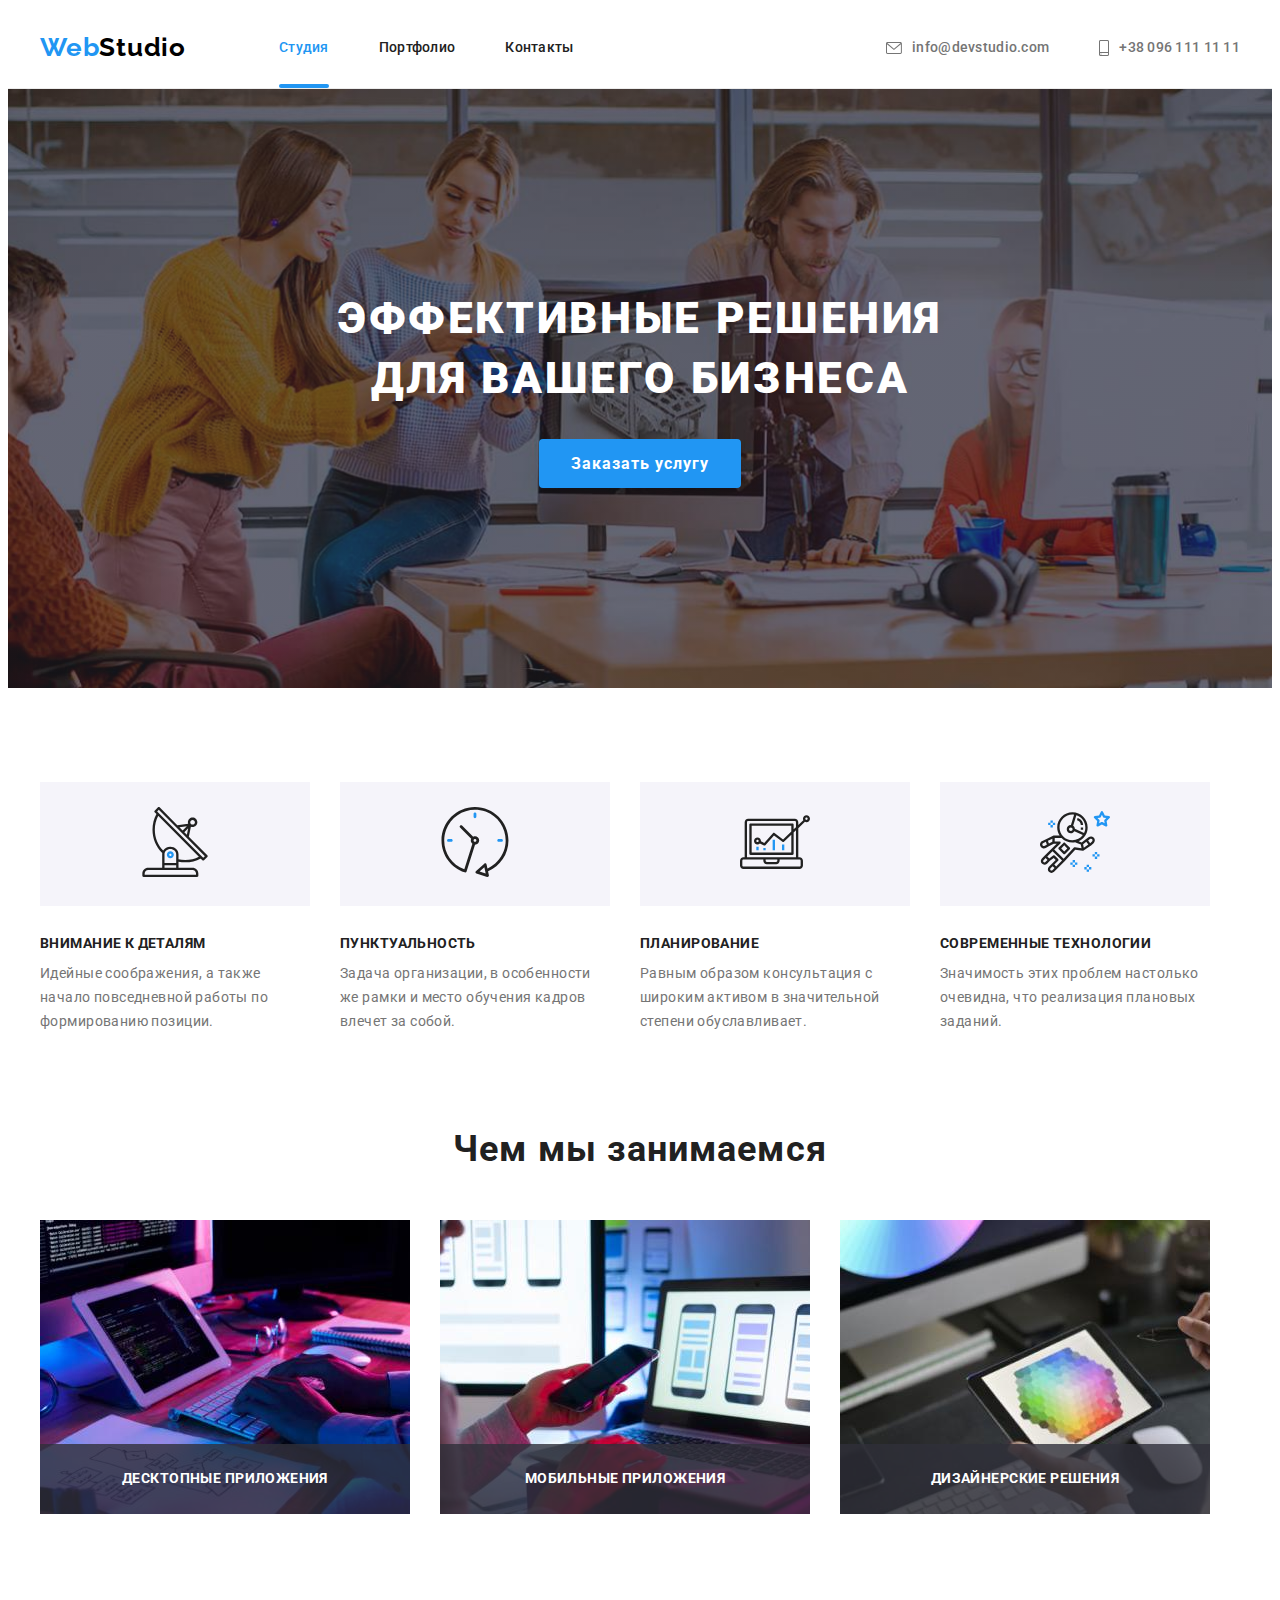
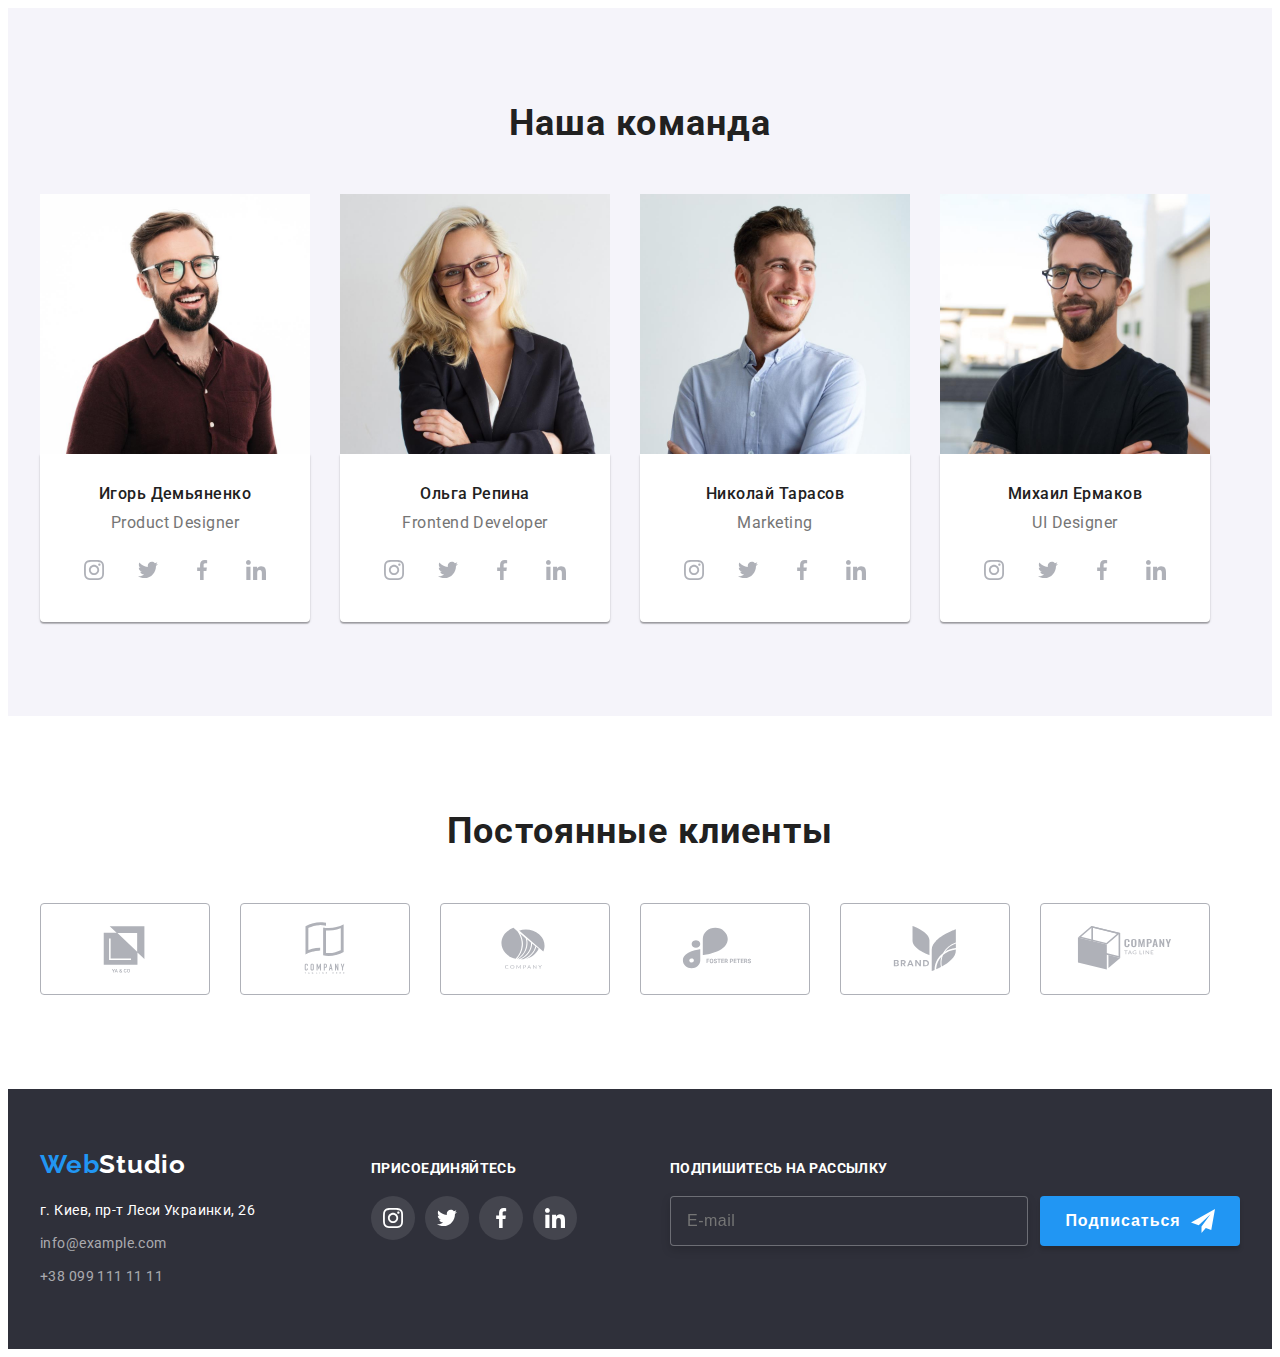
<file: index.html>
<!DOCTYPE html>
<html lang="ru">
  <head>
    <meta charset="UTF-8" />
    <meta http-equiv="X-UA-Compatible" content="IE=edge" />
    <meta name="viewport" content="width=device-width, initial-scale=1.0" />
    <title lang="en">WebStudio</title>
    <link rel="preconnect" href="https://fonts.googleapis.com" />
    <link rel="preconnect" href="https://fonts.gstatic.com" crossorigin />
    <link
      href="https://fonts.googleapis.com/css2?family=Raleway:wght@700&family=Roboto:wght@400;500;700;900&display=swap"
      rel="stylesheet"
    />
    <link
      rel="stylesheet"
      href="https://cdnjs.cloudflare.com/ajax/libs/modern-normalize/1.1.0/modern-normalize.min.css"
      integrity="sha512-wpPYUAdjBVSE4KJnH1VR1HeZfpl1ub8YT/NKx4PuQ5NmX2tKuGu6U/JRp5y+Y8XG2tV+wKQpNHVUX03MfMFn9Q=="
      crossorigin="anonymous"
      referrerpolicy="no-referrer"
    />
    <link rel="stylesheet" href="./css/styles.css" />
  </head>
  <body>
    <header class="header">
      <div class="container header-container">
        <nav class="header-container__nav">
          <a class="logo header-container__logo link" href="#" lang="en"><span class="logo-first link">Web</span><span class="logo-second link">Studio</span></a>
          <ul class="list menu-list">
            <li class="menu-list__item"><a class="menu-list__link link current" href="#">Студия</a></li>
            <li class="menu-list__item"><a class="menu-list__link link" href="./portfolio.html">Портфолио</a></li>
            <li class="menu-list__item"><a class="menu-list__link link" href="#">Контакты</a></li>
          </ul>
        </nav>
        <ul class="list adress-list">
          <li class="adress-list__item">
            <a class="adress-list__link link" href="mailto:info@devstudio.com">
              <svg class="adress-list__icon" width="16" height="12">
                <use href="./images/icons.svg#icon-envelope"></use>
              </svg>info@devstudio.com
            </a>
          </li>
          <li class="adress-list__item">
            <a class="adress-list__link link" href="tel:+380961111111">
              <svg class="adress-list__icon" width="10" height="16">
                <use href="./images/icons.svg#icon-smartphone"></use>
              </svg>+38 096 111 11 11
            </a>
          </li>
        </ul>
      </div>
    </header>
    <main>
      <section class="hero">
        <div class="container">
          <h1 class="hero__main">Эффективные решения<br />для вашего бизнеса</h1>
          <button class="button hero__btn" type="button" data-modal-open>Заказать услугу</button>
        </div>
      </section>
      <section class="section">
        <div class="container">
          <h2 class="visually-hidden">Наши принцыпы</h2>
          <ul class="list advantage-list">
            <li class="advantage-list__item">
              <div class="advantage-list__icon">
                <svg width="70" height="70">
                  <use href="./images/icons.svg#icon-antenna"></use>
                </svg>
              </div>
              <h3 class="advantage-list__title link">Внимание к деталям</h3>
              <p class="advantage-list__text link">
                Идейные соображения, а также начало повседневной работы по
                формированию позиции.
              </p>
            </li>
            <li class="advantage-list__item">
              <div class="advantage-list__icon">
                <svg width="70" height="70">
                  <use href="./images/icons.svg#icon-clock"></use>
                </svg>
              </div>
              <h3 class="advantage-list__title link">Пунктуальность</h3>
              <p class="advantage-list__text link">
                Задача организации, в особенности же рамки и место обучения
                кадров влечет за собой.
              </p>
            </li>
            <li class="advantage-list__item">
              <div class="advantage-list__icon">
                <svg width="70" height="70">
                  <use href="./images/icons.svg#icon-diagram"></use>
                </svg>
              </div>
              <h3 class="advantage-list__title link">Планирование</h3>
              <p class="advantage-list__text link">
                Равным образом консультация с широким активом в значительной
                степени обуславливает.
              </p>
            </li>
            <li class="advantage-list__item">
              <div class="advantage-list__icon">
                <svg width="70" height="70">
                  <use href="./images/icons.svg#icon-astronaut"></use>
                </svg>
              </div>
              <h3 class="advantage-list__title link">Современные технологии</h3>
              <p class="advantage-list__text link">
                Значимость этих проблем настолько очевидна, что реализация
                плановых заданий.
              </p>
            </li>
          </ul>
        </div>
      </section>
      <section class="section works__section">
        <div class="container">
          <h2 class="works__title">Чем мы занимаемся</h2>
          <ul class="list works__list">
            <li class="works__item">
              <img src="./images/img1.jpg" alt="Работа на клавиатуре" width="370" height="294"/>
              <div class="works__desctop-text">
                <p class="works__text">Десктопные приложения</p>
              </div>
            </li>
            <li class="works__item">
              <img src="./images/img2.jpg" alt="Монитор" width="370" height="294"/>
              <div class="works__desctop-text">
                <p class="works__text">Мобильные приложения</p>
              </div>
            </li>
            <li class="works__item">
              <img src="./images/img3.jpg" alt="Планшет" width="370" height="294"/>
              <div class="works__desctop-text">
                <p class="works__text">Дизайнерские решения</p>
              </div>
            </li>
          </ul>
        </div>
      </section>
      <section class="section team__section">
        <div class="container">
          <h2 class="works__title">Наша команда</h2>
          <ul class="list team__list">
            <li class="team__item">
              <img src="./images/ИгорьДемьяненко.jpg" alt="Игорь Демьяненко" width="270" height="260"/>
              <div class="team__container">
                <h3 class="team__name">Игорь Демьяненко</h3>
                <p class="team__position" lang="en">Product Designer</p>
                <ul class="list social__list">
                  <li class="social__item">
                    <a href="" class="link social__link">
                      <svg class="social__icon" width="20" height="20">
                        <use href="./images/icons.svg#icon-instagram"></use>
                      </svg>
                    </a>
                  </li>
                  <li class="social__item">
                    <a href="" class="link social__link">
                      <svg class="social__icon" width="20" height="20">
                        <use href="./images/icons.svg#icon-twitter"></use>
                      </svg>
                    </a>
                  </li>
                  <li class="social__item">
                    <a href="" class="link social__link">
                      <svg class="social__icon" width="20" height="20">
                        <use href="./images/icons.svg#icon-facebook"></use>
                      </svg>
                    </a>
                  </li>
                  <li class="social__item">
                    <a href="" class="link social__link">
                      <svg class="social__icon" width="20" height="20">
                        <use href="./images/icons.svg#icon-linkedin"></use>
                      </svg>
                    </a>
                  </li>
                </ul>
              </div>
            </li>
            <li class="team__item">
              <img src="./images/ОльгаРепина.jpg" alt="Ольга Репина" width="270" height="260"/>
              <div class="team__container">
                <h3 class="team__name">Ольга Репина</h3>
                <p class="team__position" lang="en">Frontend Developer</p>
                <ul class="list social__list">
                  <li class="social__item">
                    <a href="" class="link social__link">
                      <svg class="social__icon" width="20" height="20">
                        <use href="./images/icons.svg#icon-instagram"></use>
                      </svg>
                    </a>
                  </li>
                  <li class="social__item">
                    <a href="" class="link social__link">
                      <svg class="social__icon" width="20" height="20">
                        <use href="./images/icons.svg#icon-twitter"></use>
                      </svg>
                    </a>
                  </li>
                  <li class="social__item">
                    <a href="" class="link social__link">
                      <svg class="social__icon" width="20" height="20">
                        <use href="./images/icons.svg#icon-facebook"></use>
                      </svg>
                    </a>
                  </li>
                  <li class="social__item">
                    <a href="" class="link social__link">
                      <svg class="social__icon" width="20" height="20">
                        <use href="./images/icons.svg#icon-linkedin"></use>
                      </svg>
                    </a>
                  </li>
                </ul>
              </div>
            </li>
            <li class="team__item">
              <img src="./images/НиколайТарасов.jpg" alt="Николай Тарасов" width="270" height="260"/>
              <div class="team__container">
                <h3 class="team__name">Николай Тарасов</h3>
                <p class="team__position" lang="en">Marketing</p>
                <ul class="list social__list">
                  <li class="social__item">
                    <a href="" class="link social__link">
                      <svg class="social__icon" width="20" height="20">
                        <use href="./images/icons.svg#icon-instagram"></use>
                      </svg>
                    </a>
                  </li>
                  <li class="social__item">
                    <a href="" class="link social__link">
                      <svg class="social__icon" width="20" height="20">
                        <use href="./images/icons.svg#icon-twitter"></use>
                      </svg>
                    </a>
                  </li>
                  <li class="social__item">
                    <a href="" class="link social__link">
                      <svg class="social__icon" width="20" height="20">
                        <use href="./images/icons.svg#icon-facebook"></use>
                      </svg>
                    </a>
                  </li>
                  <li class="social__item">
                    <a href="" class="link social__link">
                      <svg class="social__icon" width="20" height="20">
                        <use href="./images/icons.svg#icon-linkedin"></use>
                      </svg>
                    </a>
                  </li>
                </ul>
              </div>
            </li>
            <li class="team__item">
              <img src="./images/МихаилЕрмаков.jpg" alt="Михаил Ермаков" width="270" height="260"/>
              <div class="team__container">
                <h3 class="team__name">Михаил Ермаков</h3>
                <p class="team__position" lang="en">UI Designer</p>
                <ul class="list social__list">
                  <li class="social__item">
                    <a href="" class="link social__link">
                      <svg class="social__icon" width="20" height="20">
                        <use href="./images/icons.svg#icon-instagram"></use>
                      </svg>
                    </a>
                  </li>
                  <li class="social__item">
                    <a href="" class="link social__link">
                      <svg class="social__icon" width="20" height="20">
                        <use href="./images/icons.svg#icon-twitter"></use>
                      </svg>
                    </a>
                  </li>
                  <li class="social__item">
                    <a href="" class="link social__link">
                      <svg class="social__icon" width="20" height="20">
                        <use href="./images/icons.svg#icon-facebook"></use>
                      </svg>
                    </a>
                  </li>
                  <li class="social__item">
                    <a href="" class="link social__link">
                      <svg class="social__icon" width="20" height="20">
                        <use href="./images/icons.svg#icon-linkedin"></use>
                      </svg>
                    </a>
                  </li>
                </ul>
              </div>
            </li>
          </ul>
        </div>
      </section>
      <section class="section client__section">
        <div class="container">
          <h2 class="works__title">Постоянные клиенты</h2>
          <ul class="list client__list">
            <li class="client__item">
              <a href="" class="client__link">
                <svg class="client__icon" width="106" height="60">
                  <use href="./images/icons.svg#icon-Logo1"></use>
                </svg>
              </a>
            </li>
            <li class="client__item">
              <a href="" class="client__link">
                <svg class="client__icon" width="106" height="60">
                  <use href="./images/icons.svg#icon-Logo2"></use>
                </svg>
              </a>
            </li>
            <li class="client__item">
              <a href="" class="client__link">
                <svg class="client__icon" width="106" height="60">
                  <use href="./images/icons.svg#icon-Logo3"></use>
                </svg>
              </a>
            </li>
            <li class="client__item">
              <a href="" class="client__link">
                <svg class="client__icon" width="106" height="60">
                  <use href="./images/icons.svg#icon-Logo4"></use>
                </svg>
              </a>
            </li>
            <li class="client__item">
              <a href="" class="client__link">
                <svg class="client__icon" width="106" height="60">
                  <use href="./images/icons.svg#icon-Logo5"></use>
                </svg>
              </a>
            </li>
            <li class="client__item">
              <a href="" class="client__link">
                <svg class="client__icon" width="106" height="60">
                  <use href="./images/icons.svg#icon-Logo6"></use>
                </svg>
              </a>
            </li>
          </ul>
        </div>
      </section>
    </main>
    <footer class="footer">
      <div class="container footer__container">
        <div class="footer-address__container">
          <a class="logo footer-address__logo" href="./index.html" lang="en"><span class="logo-first">Web</span><span class="logo-third">Studio</span></a>
          <address class="footer-address__address">
            <ul class="footer-address__list list">
              <li class="footer-address__item">
                <a class="footer-address__maps link" href="https://goo.gl/maps/7NXjb8yNVrLGPsfN6" target="_blank" rel="noopener noreferrer">г. Киев, пр-т Леси Украинки, 26</a>
              </li>
              <li class="footer-address__item">
                <a class="footer-address__contacts link" href="mailto:info@example.com">info@example.com</a>
              </li>
              <li class="footer-address__item">
                <a class="footer-address__contacts link" href="tel:+380991111111">+38 099 111 11 11</a>
              </li>
            </ul>
          </address>
        </div>
        <div class="join-container">
          <p class="join-container__text">присоединяйтесь</p>
          <ul class="list join-container__list">
            <li class="join-container__item">
              <a href="" class="link join-container__link">
                <svg class="join-container__icon" width="20" height="20">
                  <use href="./images/icons.svg#icon-instagram"></use>
                </svg>
              </a>
            </li>
            <li class="join-container__item">
              <a href="" class="link join-container__link">
                <svg class="join-container__icon" width="20" height="20">
                  <use href="./images/icons.svg#icon-twitter"></use>
                </svg>
              </a>
            </li>
            <li class="join-container__item">
              <a href="" class="link join-container__link">
                <svg class="join-container__icon" width="20" height="20">
                  <use href="./images/icons.svg#icon-facebook"></use>
                </svg>
              </a>
            </li>
            <li class="join-container__item">
              <a href="" class="link join-container__link">
                <svg class="join-container__icon" width="20" height="20">
                  <use href="./images/icons.svg#icon-linkedin"></use>
                </svg>
              </a>
            </li>
          </ul>
        </div>
        <div class="mail-container">
          <p class="mail-container__text">Подпишитесь на рассылку</p>
          <form action="#" class="mail-container__form">
            <label class="mail-container__field">
              <input lang="en" class="mail-container__input" type="email" name="user-email" placeholder="E-mail"/>
            </label>
            <button class="mail-container__btn" type="submit">Подписаться
              <svg class="mail-container__icon" width="24" height="24">
                <use href="./images/icons.svg#icon-icon-send"></use>
              </svg>
            </button>
          </form>
        </div>
      </div>
    </footer>
    <div class="backdrop is-hidden" data-modal>
      <div class="modal">
        <button type="button" class="modal__btn" data-modal-close>
          <svg class="modal__close" width="18" height="18">
            <use href="./images/icons.svg#icon-close-black"></use>
          </svg>
        </button>
        <form action="#" class="modal__form">
          <p class="modal__head">Оставьте свои данные, мы вам перезвоним</p>
          <label class="modal__field">Имя
            <span class="model__wrapper">
              <input type="text" class="modal__input" name="user-name" required/>
              <svg class="modal__icon" width="18" height="18">
                <use href="./images/icons.svg#icon-person-black"></use>
              </svg>
            </span>
          </label>
          <label class="modal__field">Телефон
            <span class="model__wrapper">
              <input class="modal__input" type="tel" name="user-tel" required/>
              <svg class="modal__icon" width="18" height="18">
                <use href="./images/icons.svg#icon-phone-black"></use>
              </svg>
            </span>
          </label>
          <label class="modal__field">Почта
            <span class="model__wrapper">
              <input class="modal__input" type="email" name="user-email" required/>
              <svg class="modal__icon" width="18" height="18">
                <use href="./images/icons.svg#icon-email-black"></use>
              </svg>
            </span>
          </label>
          <label class="modal__field">Комментарий
            <textarea class="modal__messege" name="user-messege" placeholder="Введите текст"></textarea>
          </label>
          <input type="checkbox" id="accept-policy" class="modal__checkbox visually-hidden">
          <label for="accept-policy" class="modal__lable">
            Соглашаюсь с рассылкой и принимаю&nbsp;
            <a href="#" class="modal__link">Условия договора</a>
          </label>
          <button class="modal__button" type="submit">Отправить</button>
        </form>
      </div>
    </div>
    <script src="./js/modal.js"></script>
  </body>
</html>
</file>
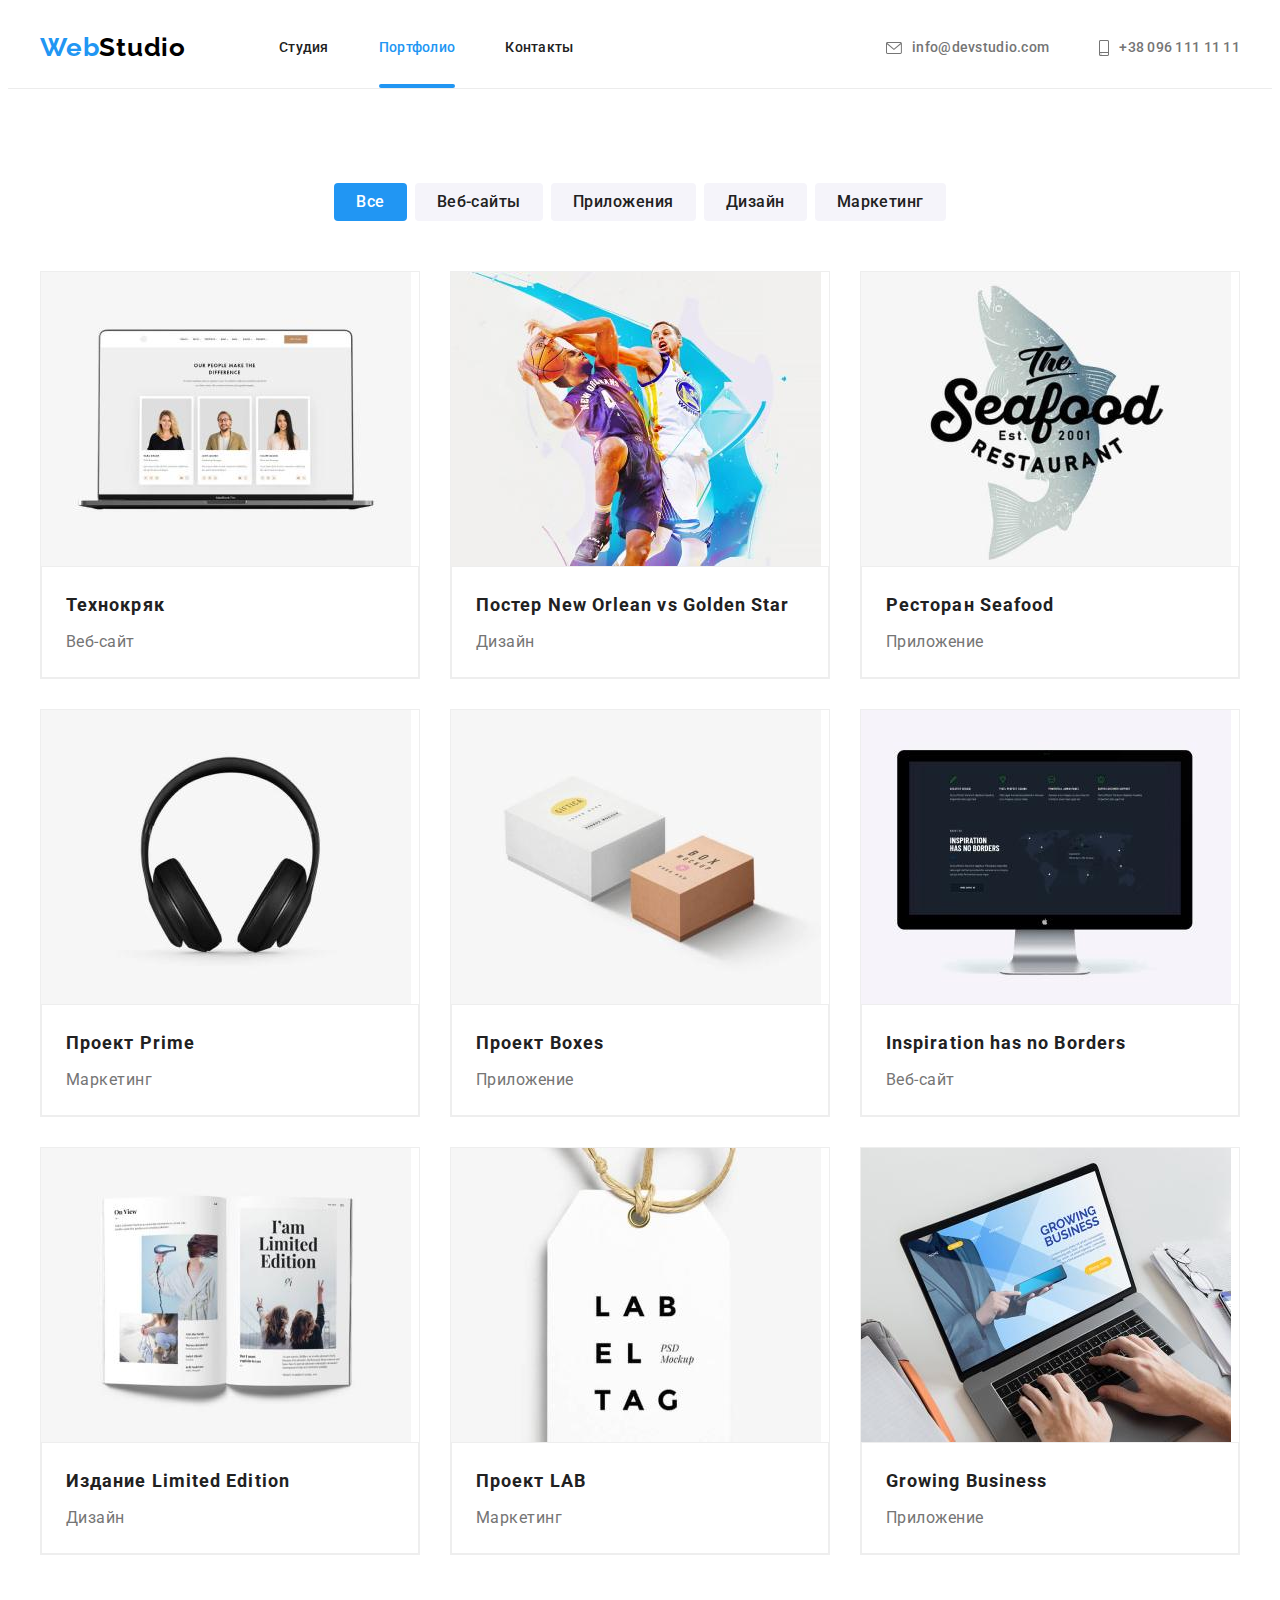
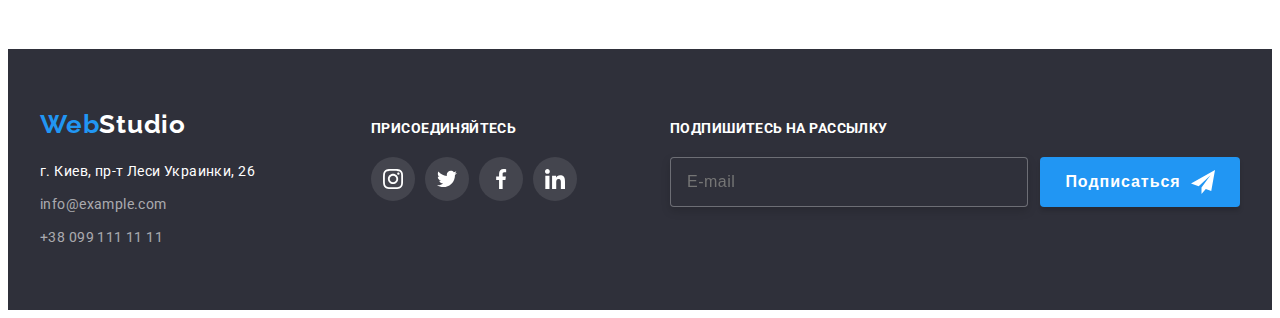
<file: portfolio.html>
<!DOCTYPE html>
<html lang="ru">
  <head>
    <meta charset="UTF-8" />
    <meta http-equiv="X-UA-Compatible" content="IE=edge" />
    <meta name="viewport" content="width=device-width, initial-scale=1.0" />
    <title lang="en">Portfolio</title>
    <link rel="preconnect" href="https://fonts.googleapis.com" />
    <link rel="preconnect" href="https://fonts.gstatic.com" crossorigin />
    <link
      href="https://fonts.googleapis.com/css2?family=Raleway:wght@700&family=Roboto:wght@400;500;700&display=swap"
      rel="stylesheet"
    />
    <link
      rel="stylesheet"
      href="https://cdnjs.cloudflare.com/ajax/libs/modern-normalize/1.1.0/modern-normalize.min.css"
      integrity="sha512-wpPYUAdjBVSE4KJnH1VR1HeZfpl1ub8YT/NKx4PuQ5NmX2tKuGu6U/JRp5y+Y8XG2tV+wKQpNHVUX03MfMFn9Q=="
      crossorigin="anonymous"
      referrerpolicy="no-referrer"
    />
    <link rel="stylesheet" href="./css/styles.css" />
  </head>
  <body>
    <header class="header">
      <div class="container header-container">
        <nav class="header-container__nav">
          <a class="logo header-container__logo link" href="#" lang="en"><span class="logo-first link">Web</span><span class="logo-second link">Studio</span></a>
          <ul class="list menu-list">
            <li class="menu-list__item"><a class="menu-list__link link" href="./index.html">Студия</a></li>
            <li class="menu-list__item"><a class="menu-list__link link current" href="/">Портфолио</a></li>
            <li class="menu-list__item"><a class="menu-list__link link" href="#">Контакты</a></li>
          </ul>
        </nav>
        <ul class="list adress-list">
          <li class="adress-list__item">
            <a class="adress-list__link link" href="mailto:info@devstudio.com">
              <svg class="adress-list__icon" width="16" height="12">
                <use href="./images/icons.svg#icon-envelope"></use></svg>info@devstudio.com</a>
          </li>
          <li class="adress-list__item">
            <a class="adress-list__link link" href="tel:+380961111111">
              <svg class="adress-list__icon" width="10" height="16">
                <use href="./images/icons.svg#icon-smartphone"></use></svg>+38 096 111 11 11</a>
          </li>
        </ul>
      </div>
    </header>
    <main>
      <section class="section">
        <div class="container">
          <h1 class="visually-hidden" lang="en">filters</h1>
          <ul class="list filter__list">
            <li class="filter__item">
              <button class="button filter__button current" type="button">Все</button>
            </li>
            <li class="filter__item">
              <button class="button filter__button" type="button">Веб-сайты</button>
            </li>
            <li class="filter__item">
              <button class="button filter__button" type="button">Приложения</button>
            </li>
            <li class="filter__item">
              <button class="button filter__button" type="button">Дизайн</button>
            </li>
            <li class="filter__item">
              <button class="button filter__button" type="button">Маркетинг</button>
            </li>
          </ul>
          <ul class="list project__list">
            <li class="projects__item">
              <a class="link project__link" href="#">
                <div class="project__wrap">
                  <img src="./images/employees.jpg" alt="Технокряк" width="370" height="294" />
                  <div class="project__overlay">
                    <p class="project__text">
                      Технокряк это современная площадка распространения коронавируса. Компании
                      используют эту платформу для цифрового шпионажа и атак на защищённые сервера
                      конкурентов.
                    </p>
                  </div>
                </div>
                <div class="projects-container">
                  <h2 class="projects-title">Технокряк</h2>
                  <p class="project-text">Веб-сайт</p>
                </div>
              </a>
            </li>
            <li class="projects__item">
              <a class="link project__link" href="#">
                <div class="project__wrap">
                <img
                  src="./images/New_Orlean_vs_Golden_Star.jpg"
                  alt="Постер New Orlean vs Golden Star"
                  width="370"
                  height="294"
                />
                <div class="project__overlay">
                  <p class="project__text">
                    Технокряк это современная площадка распространения коронавируса. Компании
                    используют эту платформу для цифрового шпионажа и атак на защищённые сервера
                    конкурентов.
                  </p>
                </div>
              </div>
                <div class="projects-container">
                  <h2 class="projects-title">Постер New Orlean vs Golden Star</h2>
                  <p class="project-text">Дизайн</p>
                </div>
              </a>
            </li>
            <li class="projects__item">
              <a class="link project__link" href="#">
                <div class="project__wrap">
                <img src="./images/Seafood.jpg" alt="Ресторан Seafood" width="370" height="294" />
                <div class="project__overlay">
                  <p class="project__text">
                    Технокряк это современная площадка распространения коронавируса. Компании
                    используют эту платформу для цифрового шпионажа и атак на защищённые сервера
                    конкурентов.
                  </p>
                </div>
              </div>
              <div class="projects-container">
                  <h2 class="projects-title">Ресторан Seafood</h2>
                  <p class="project-text">Приложение</p>
                </div>
              </a>
            </li>
            <li class="projects__item">
              <a class="link project__link" href="#">
                <div class="project__wrap">
                <img src="./images/Prime.jpg" alt="Проект Prime" width="370" height="294" />
                <div class="project__overlay">
                  <p class="project__text">
                    Технокряк это современная площадка распространения коронавируса. Компании
                    используют эту платформу для цифрового шпионажа и атак на защищённые сервера
                    конкурентов.
                  </p>
                </div>
              </div>
              <div class="projects-container">
                  <h2 class="projects-title">Проект Prime</h2>
                  <p class="project-text">Маркетинг</p>
                </div>
              </a>
            </li>
            <li class="projects__item">
              <a class="link project__link" href="#">
                <div class="project__wrap">
                <img src="./images/Boxes.jpg" alt="Проект Boxes" width="370" height="294" />
                <div class="project__overlay">
                  <p class="project__text">
                    Технокряк это современная площадка распространения коронавируса. Компании
                    используют эту платформу для цифрового шпионажа и атак на защищённые сервера
                    конкурентов.
                  </p>
                </div>
              </div>
              <div class="projects-container">
                  <h2 class="projects-title">Проект Boxes</h2>
                  <p class="project-text">Приложение</p>
                </div>
              </a>
            </li>
            <li class="projects__item">
              <a class="link project__link" href="#">
                <div class="project__wrap">
                <img
                  src="./images/Inspiration.jpg"
                  alt="Inspiration has no Borders"
                  width="370"
                  height="294"
                />
                <div class="project__overlay">
                  <p class="project__text">
                    Технокряк это современная площадка распространения коронавируса. Компании
                    используют эту платформу для цифрового шпионажа и атак на защищённые сервера
                    конкурентов.
                  </p>
                </div>
              </div>
                <div class="projects-container">
                  <h2 class="projects-title" lang="en">Inspiration has no Borders</h2>
                  <p class="project-text">Веб-сайт</p>
                </div>
              </a>
            </li>
            <li class="projects__item">
              <a class="link project__link" href="#">
                <div class="project__wrap">
                <img
                  src="./images/Limited_Edition.jpg"
                  alt="Издание Limited Edition"
                  width="370"
                  height="294"
                />
                <div class="project__overlay">
                  <p class="project__text">
                    Технокряк это современная площадка распространения коронавируса. Компании
                    используют эту платформу для цифрового шпионажа и атак на защищённые сервера
                    конкурентов.
                  </p>
                </div>
              </div>
                <div class="projects-container">
                  <h2 class="projects-title">Издание Limited Edition</h2>
                  <p class="project-text">Дизайн</p>
                </div>
              </a>
            </li>
            <li class="projects__item">
              <a class="link project__link" href="#">
                <div class="project__wrap">
                <img src="./images/LAB.jpg" alt="Проект LAB" width="370" height="294" />
                <div class="project__overlay">
                  <p class="project__text">
                    Технокряк это современная площадка распространения коронавируса. Компании
                    используют эту платформу для цифрового шпионажа и атак на защищённые сервера
                    конкурентов.
                  </p>
                </div>
              </div>
                <div class="projects-container">
                  <h2 class="projects-title">Проект LAB</h2>
                  <p class="project-text">Маркетинг</p>
                </div>
              </a>
            </li>
            <li class="projects__item">
              <a class="link project__link" href="#">
                <div class="project__wrap">
                <img
                  src="./images/Growing_Business.jpg"
                  alt="Growing Business"
                  width="370"
                  height="294"
                />
                <div class="project__overlay">
                  <p class="project__text">
                    Технокряк это современная площадка распространения коронавируса. Компании
                    используют эту платформу для цифрового шпионажа и атак на защищённые сервера
                    конкурентов.
                  </p>
                </div>
              </div>
                <div class="projects-container">
                  <h2 class="projects-title" lang="en">Growing Business</h2>
                  <p class="project-text">Приложение</p>
                </div>
              </a>
            </li>
          </ul>
        </div>
      </section>
    </main>
    <footer class="footer">
      <div class="container footer__container">
        <div class="footer-address__container">
          <a class="logo footer-address__logo" href="./index.html" lang="en"><span class="logo-first">Web</span><span class="logo-third">Studio</span></a>
          <address class="footer-address__address">
            <ul class="footer-address__list list">
              <li class="footer-address__item">
                <a class="footer-address__maps link" href="https://goo.gl/maps/7NXjb8yNVrLGPsfN6" target="_blank" rel="noopener noreferrer">г. Киев, пр-т Леси Украинки, 26</a>
              </li>
              <li class="footer-address__item">
                <a class="footer-address__contacts link" href="mailto:info@example.com">info@example.com</a>
              </li>
              <li class="footer-address__item">
                <a class="footer-address__contacts link" href="tel:+380991111111">+38 099 111 11 11</a>
              </li>
            </ul>
          </address>
        </div>
        <div class="join-container">
          <p class="join-container__text">присоединяйтесь</p>
          <ul class="list join-container__list">
            <li class="join-container__item">
              <a href="" class="link join-container__link">
                <svg class="join-container__icon" width="20" height="20">
                  <use href="./images/icons.svg#icon-instagram"></use>
                </svg>
              </a>
            </li>
            <li class="join-container__item">
              <a href="" class="link join-container__link">
                <svg class="join-container__icon" width="20" height="20">
                  <use href="./images/icons.svg#icon-twitter"></use>
                </svg>
              </a>
            </li>
            <li class="join-container__item">
              <a href="" class="link join-container__link">
                <svg class="join-container__icon" width="20" height="20">
                  <use href="./images/icons.svg#icon-facebook"></use>
                </svg>
              </a>
            </li>
            <li class="join-container__item">
              <a href="" class="link join-container__link">
                <svg class="join-container__icon" width="20" height="20">
                  <use href="./images/icons.svg#icon-linkedin"></use>
                </svg>
              </a>
            </li>
          </ul>
        </div>
        <div class="mail-container">
          <p class="mail-container__text">Подпишитесь на рассылку</p>
          <form action="#" class="mail-container__form">
            <label class="mail-container__field">
              <input lang="en" class="mail-container__input" type="email" name="user-email" placeholder="E-mail"/>
            </label>
            <button class="mail-container__btn" type="submit">Подписаться
              <svg class="mail-container__icon" width="24" height="24">
                <use href="./images/icons.svg#icon-icon-send"></use>
              </svg>
            </button>
          </form>
        </div>
      </div>
    </footer>
  </body>
</html>
</file>
<file: css/styles.css>
:root {
  --white-color: #ffffff;
  --header-title-color: #212121;
  --primary-text-color: #757575;
  --second-text-color: rgba(255, 255, 255, 0.6);
  --accent-color: #2196f3;
  --focus-hover-color: #188ce8;
  --first-accent-color: #000000;
  --about-us-color: #f5f4fa;
  --background-hero-footer-color: #2f303a;
}

p,
h1,
h2,
h3,
h4,
h5,
h6 {
  margin: 0;
}

ul {
  margin: 0;
  padding: 0;
}

button {
  cursor: pointer;
}

img {
  max-width: 100%;
  height: auto;
  display: block;
}

body {
  font-family: "Roboto", sans-serif;
}

.container {
  width: 1200px;
  padding-left: 15px;
  padding-right: 15px;
  margin-left: auto;
  margin-right: auto;
}

.list {
  list-style: none;
}

a {
  text-decoration: none;
}

.hero__btn {
  font-family: inherit;
  font-weight: 700;
  font-size: 16px;
  line-height: 1.86;
  background-color: var(--accent-color);
  align-items: center;
  text-align: center;
  letter-spacing: 0.06em;
  color: var(--white-color);
  box-shadow: 0px 4px 4px rgba(0, 0, 0, 0.15);
  border-radius: 4px;
  border: none;
  padding: 10px 32px;
  margin-top: 30px;
  transition: color 250ms cubic-bezier(0.4, 0, 0.2, 1),
    background-color 250ms cubic-bezier(0.4, 0, 0.2, 1);
}

.hero__btn:hover,
.hero__btn:focus {
  color: var(--white-color);
  background-color: var(--focus-hover-color);
}


/* ----------------------heder------------------- */
.header {
  border-bottom: 1px solid #ececec;
}

.header-container {
  display: flex;
  align-items: center;
}

.header-container__nav {
  display: flex;
  align-items: center;
}

.header-container__logo {
  margin-right: 93px;
  padding-top: 24px;
  padding-bottom: 25px;
}

.logo {
  font-family: Raleway, sans-serif;
  font-weight: 700;
  font-size: 26px;
  line-height: 1.19;
  letter-spacing: 0.03em;
}

.logo-first {
  color: var(--accent-color);
}

.logo-second {
  color: var(--first-accent-color);
}

.menu-list {
  display: flex;
}

.menu-list__item {
  display: flex;
}

.menu-list__item:not(:last-child) {
  margin-right: 50px;
}

.menu-list__link {
  position: relative;
}

.menu-list__link.current {
  color: var(--accent-color);
}

.menu-list__link.current::after {
  content: "";
  width: 100%;
  height: 4px;
  position: absolute;
  display: block;
  bottom: -32px;
  background-color: #2196f3;
  border-radius: 2px;
}

.menu-list__link {
  font-weight: 500;
  font-size: 14px;
  line-height: 1.14;
  letter-spacing: 0.02em;
  color: var(--header-title-color);
  transition: color 250ms cubic-bezier(0.4, 0, 0.2, 1);
}

.menu-list__link:hover,
.menu-list__link:focus {
  color: var(--accent-color);
}

.adress-list {
  display: flex;
  margin-left: auto;
}

.adress-list__item:not(:first-child) {
  margin-left: 50px;
}

.adress-list__link {
  font-weight: 500;
  font-size: 14px;
  line-height: 1.14;
  letter-spacing: 0.02em;
  color: var(--primary-text-color);
  display: flex;
  align-items: center;
  transition: color 250ms cubic-bezier(0.4, 0, 0.2, 1);
}

.adress-list__link:focus,
.adress-list__link:hover {
  color: var(--accent-color);
}

.adress-list__link:hover .adress-list__icon,
.adress-list__link:focus .adress-list__icon {
  fill: var(--accent-color);
}

.adress-list__icon {
  fill: var(--primary-text-color);
  margin-right: 10px;
  transition: fill 250ms cubic-bezier(0.4, 0, 0.2, 1);
}




/*---------------------hero-----------------------*/
.hero {
  background-color: var(--background-hero-footer-color);
  padding-top: 200px;
  padding-bottom: 200px;
  text-align: center;
  background-image: linear-gradient(
      rgba(47, 48, 58, 0.4),
      rgba(47, 48, 58, 0.4)
    ),
    url(../images/overlay.jpg);
  background-repeat: no-repeat;
  background-size: cover;
  background-position: center;
  max-width: 1600px;
  margin: 0 auto;
}

.hero__main {
  font-weight: 900;
  font-size: 44px;
  line-height: 1.36;
  letter-spacing: 0.06em;
  text-transform: uppercase;
  color: var(--white-color);
  text-align: center;
  letter-spacing: 0.06em;
  text-transform: uppercase;
}

.section {
  padding-top: 94px;
  padding-bottom: 94px;
}

.visually-hidden {
  position: absolute;
  clip: rect(0 0 0 0);
  width: 1px;
  height: 1px;
  margin: -1px;
}

.advantage-list {
  display: flex;
}

.advantage-list__item {
  width: 270px;
}

.advantage-list__item:not(:last-child) {
  margin-right: 30px;
}

.advantage-list__icon {
  padding-top: 25px;
  padding-bottom: 25px;
  background-color: #f5f4fa;
  text-align: center;
}

.advantage-list__title {
  font-weight: 700;
  font-size: 14px;
  line-height: 1.14;
  letter-spacing: 0.03em;
  text-transform: uppercase;
  color: var(--header-title-color);
  margin-top: 30px;
  margin-bottom: 10px;
}

.advantage-list__text {
  font-size: 14px;
  line-height: 1.71;
  letter-spacing: 0.03em;
  color: var(--primary-text-color);
}

.works__section {
  padding-top: 0;
}

.works__title {
  font-weight: 700;
  font-size: 36px;
  line-height: 1.17;
  text-align: center;
  letter-spacing: 0.03em;
  color: var(--header-title-color);
  margin-bottom: 50px;
}

.works__list {
  display: flex;
}

.works__item:not(:last-child) {
  margin-right: 30px;
}

.works__item {
  position: relative;
}

.works__desctop-text {
  position: absolute;
  bottom: 0;
  width: 100%;
  height: 70px;
  background-color: rgba(47, 48, 58, 0.8);
  display: flex;
  justify-content: center;
  align-items: center;
}

.works__text {
  font-weight: 700;
  font-size: 14px;
  line-height: 1.14;
  text-align: center;
  letter-spacing: 0.03em;
  text-transform: uppercase;
  color: var(--white-color);
}

.team__section {
  background-color: var(--about-us-color);
}

.team__list {
  display: flex;
}

.team__item:not(:last-child) {
  margin-right: 30px;
}

.team__container {
  background-color: var(--white-color);
  box-shadow: 0px 1px 3px rgba(0, 0, 0, 0.12), 0px 1px 1px rgba(0, 0, 0, 0.14),
    0px 2px 1px rgba(0, 0, 0, 0.2);
  border-radius: 0px 0px 4px 4px;
  padding-top: 30px;
  padding-bottom: 30px;
}

.team__name {
  font-weight: 500;
  font-size: 16px;
  line-height: 1.19;
  text-align: center;
  letter-spacing: 0.03em;
  color: var(--header-title-color);
}

.team__position {
  font-size: 16px;
  line-height: 1.19;
  text-align: center;
  letter-spacing: 0.03em;
  color: var(--primary-text-color);
  margin-top: 10px;
  margin-bottom: 16px;
}

.social__list {
  display: flex;
  justify-content: center;
}

.social__item {
  width: 44px;
  height: 44px;
}

.social__item:not(:last-child) {
  margin-right: 10px;
}

.social__link:hover .social__icon,
.social__link:focus .social__icon {
  fill: var(--white-color);
}

.social__link {
  width: 100%;
  height: 100%;
  background-color: var(--white-color);
  border-radius: 50%;
  display: flex;
  align-items: center;
  justify-content: center;
  transition: background-color 250ms cubic-bezier(0.4, 0, 0.2, 1);
}

.social__link:hover,
.social__link:focus {
  background-color: var(--accent-color);
}

.social__icon {
  fill: #afb1b8;
  transition: fill 250ms cubic-bezier(0.4, 0, 0.2, 1);
}

.client__list {
  display: flex;
}

.client__item:not(:last-child) {
  margin-right: 30px;
}

.client__link {
  width: 170px;
  height: 92px;
  border: 1px solid #afb1b8;
  box-sizing: border-box;
  border-radius: 4px;
  display: block;
  display: flex;
  align-items: center;
  justify-content: center;
  transition: border 250ms cubic-bezier(0.4, 0, 0.2, 1);
}

.client__link:hover,
.client__link:focus {
  border: 1px solid #2196f3;
}

.client__link:hover .client__icon,
.client__link:focus .client__icon {
  fill: var(--accent-color);
}

.client__icon {
  fill: #afb1b8;
  transition: fill 250ms cubic-bezier(0.4, 0, 0.2, 1);
}


/*-------------------projects------------------*/

.filter__list {
  margin-bottom: 50px;
  display: flex;
  justify-content: center;
}

.filter__item:not(:last-child) {
  margin-right: 8px;
}

.filter__button {
  font-family: inherit;
  font-weight: 500;
  font-size: 16px;
  line-height: 1.63;
  text-align: center;
  letter-spacing: 0.03em;
  color: var(--header-title-color);
  cursor: pointer;
  background-color: var(--about-us-color);
  border-radius: 4px;
  border: none;
  padding: 6px 22px;
  transition: color 250ms cubic-bezier(0.4, 0, 0.2, 1),
    background-color 250ms cubic-bezier(0.4, 0, 0.2, 1),
    box-shadow 250ms cubic-bezier(0.4, 0, 0.2, 1);
}

.filter__button:hover,
.filter__button:focus {
  color: var(--white-color);
  background-color: var(--accent-color);
  box-shadow: 0px 3px 1px rgba(0, 0, 0, 0.1), 0px 1px 2px rgba(0, 0, 0, 0.08),
    0px 2px 2px rgba(0, 0, 0, 0.12);
  border-radius: 4px;
}

.filter__button.current {
  color: var(--white-color);
  background-color: var(--accent-color);
}

.project__list {
  display: flex;
  flex-wrap: wrap;
  margin-left: -30px;
  margin-bottom: -30px;
}

.projects__item {
  width: 370px;
  flex-basis: calc(100% / 3 - 30px);
  margin-left: 30px;
  margin-bottom: 30px;
}

.project__link {
  display: block;
  width: 100%;
  background: #ffffff;
  border: 1px solid #eeeeee;
  box-sizing: border-box;
  transition: box-shadow 250ms cubic-bezier(0.4, 0, 0.2, 1);
}

.project__link:hover,
.project__link:focus {
  box-shadow: 0px 1px 1px rgba(0, 0, 0, 0.12), 0px 4px 4px rgba(0, 0, 0, 0.06),
    1px 4px 6px rgba(0, 0, 0, 0.16);
}

.project__wrap {
  position: relative;
  overflow: hidden;
}

.projects-container {
  padding-top: 20px;
  padding-left: 24px;
  padding-right: 24px;
  padding-bottom: 20px;
  border: 1px solid #eeeeee;
}

.projects-title {
  font-weight: 700;
  font-size: 18px;
  line-height: 2;
  letter-spacing: 0.06em;
  color: var(--header-title-color);
}

.project-text {
  font-size: 16px;
  line-height: 1.88;
  letter-spacing: 0.03em;
  color: var(--primary-text-color);
  margin-top: 4px;
}

.project__overlay {
  position: absolute;
  top: 0;
  left: 0;
  width: 100%;
  height: 100%;
  display: flex;
  align-items: center;
  justify-content: center;
  padding-left: 24px;
  padding-right: 24px;
  background-color: rgba(33, 150, 243, 0.9);
  transition: transform 250ms cubic-bezier(0.4, 0, 0.2, 1);
  transform: translateY(100%);
}

.projects__item:hover .project__overlay {
  transform: translateY(0);
}

.project__text {
  font-weight: 400;
  font-size: 18px;
  line-height: 1.56;
  letter-spacing: 0.03em;
  color: var(--white-color);
}

/*------------------footer------------------*/

.footer {
  padding-top: 60px;
  padding-bottom: 60px;
  background-color: var(--background-hero-footer-color);
}

.footer__container {
  align-items: baseline;
  display: flex;
}

.footer-address__container {
  flex-grow: 1;
  margin-right: 70px;
}

.footer-address__logo {
  display: block;
  margin-bottom: 20px;
}

.logo-third {
  font-family: Raleway;
  font-style: normal;
  font-weight: 700;
  font-size: 26px;
  line-height: 1.19;
  letter-spacing: 0.03em;
  color: var(--white-color);
}

.footer-address__item:not(:last-child) {
  margin-bottom: 9px;
}

.footer-address__maps {
  font-style: normal;
  font-size: 14px;
  line-height: 1.71;
  letter-spacing: 0.03em;
  color: var(--white-color);
}

.footer-address__contacts {
  font-style: normal;
  font-size: 14px;
  line-height: 1.71;
  letter-spacing: 0.03em;
  color: var(--second-text-color);
}



.join-container {
  margin-right: 93px;
}

.join-container__text {
  font-style: normal;
  font-weight: 700;
  font-size: 14px;
  line-height: 1.14;
  letter-spacing: 0.03em;
  text-transform: uppercase;
  color: var(--white-color);
  margin-bottom: 20px;
}

.join-container__list {
  display: flex;
  justify-content: center;
}

.join-container__item {
  width: 44px;
  height: 44px;
}

.join-container__item:not(:last-child) {
  margin-right: 10px;
}



.join-container__link:hover .connect-icon,
.join-container__link:focus .connect-icon {
  fill: var(--white-color);
}

.join-container__link {
  width: 100%;
  height: 100%;
  background-color: rgba(255, 255, 255, 0.1);
  border-radius: 50%;
  display: block;
  display: flex;
  align-items: center;
  justify-content: center;
  transition: background-color 250ms cubic-bezier(0.4, 0, 0.2, 1);
}

.join-container__link:hover,
.join-container__link:focus {
  background-color: var(--accent-color);
}

.join-container__icon {
  fill: #ffffff;
  transition: fill 250ms cubic-bezier(0.4, 0, 0.2, 1);
}

.mail-container__text {
  font-weight: 700;
  font-size: 14px;
  line-height: 1.14;
  letter-spacing: 0.03em;
  text-transform: uppercase;
  color: var(--white-color);
}

.mail-container__form {
  display: flex;
  align-items: flex-end;
}

.mail-container__field {
  display: flex;
  flex-direction: column;
}

.mail-container__input {
  width: 358px;
  height: 50px;
  padding-left: 16px;
  padding-top: 15px;
  padding-bottom: 15px;
  margin-top: 20px;
  margin-right: 12px;
  font-weight: normal;
  font-size: 16px;
  line-height: 1.25;
  letter-spacing: 0.03em;
  color: rgba(255, 255, 255, 0.6);
  background-color: var(--background-hero-footer-color);
  border: 1px solid rgba(255, 255, 255, 0.3);
  box-sizing: border-box;
  filter: drop-shadow(0px 4px 4px rgba(0, 0, 0, 0.15));
  border-radius: 4px;
  cursor: pointer;
  transition: border-color 250ms cubic-bezier(0.4, 0, 0.2, 1);
}

.mail-container__input:hover,
.mail-container__input:focus {
  outline: none;
  border-color: var(--accent-color);
}

.mail-container__btn {
  display: flex;
  align-items: center;
  justify-content: center;
  width: 200px;
  height: 50px;
  font-weight: 700;
  font-size: 16px;
  line-height: 1.88;
  letter-spacing: 0.06em;
  background-color: var(--accent-color);
  color: var(--white-color);
  box-shadow: 0px 4px 4px rgba(0, 0, 0, 0.15);
  border-radius: 4px;
  border: none;
  transition: color 250ms cubic-bezier(0.4, 0, 0.2, 1),
    background-color 250ms cubic-bezier(0.4, 0, 0.2, 1);
}

.mail-container__btn:hover,
.mail-container__btn:focus {
  color: var(--white-color);
  background-color: var(--focus-hover-color);
}

.mail-container__icon {
  margin-left: 10px;
  fill: #ffffff;
  transition: fill 250ms cubic-bezier(0.4, 0, 0.2, 1);
}

.backdrop {
  position: fixed;
  top: 0;
  width: 100vw;
  height: 100vh;
  background-color: rgba(0, 0, 0, 0.2);
  transition: opacity 250ms cubic-bezier(0.4, 0, 0.2, 1);
}

.backdrop.is-hidden {
  visibility: hidden;
  opacity: 0;
  pointer-events: none;
}

.modal {
  position: absolute;
  padding: 40px;
  top: 50%;
  left: 50%;
  transform: translate(-50%, -50%);
  width: 528px;
  height: 581px;
  background: #ffffff;
  box-shadow: 0px 1px 3px rgba(0, 0, 0, 0.12), 0px 1px 1px rgba(0, 0, 0, 0.14),
    0px 2px 1px rgba(0, 0, 0, 0.2);
  border-radius: 4px;
}

.modal__btn {
  position: absolute;
  top: 8px;
  right: 8px;
  width: 30px;
  height: 30px;
  border: 1px solid rgba(0, 0, 0, 0.1);
  background-color: #ffffff;
  border-radius: 50%;
  display: flex;
  align-items: center;
  justify-content: center;
  transition: color 250ms cubic-bezier(0.4, 0, 0.2, 1);
}

.modal__btn:hover,
.modal__btn:focus {
  color: var(--accent-color);
}

.modal__close {
  fill: currentColor;
}

.modal__form {
  display: flex;
  flex-direction: column;
}

.modal__head {
  font-weight: 700;
  font-size: 20px;
  line-height: 1.15;
  text-align: center;
  letter-spacing: 0.03em;
  color: var(--header-title-color);
  margin-bottom: 12px;
}

.modal__field {
  margin-bottom: 10px;
  font-weight: 400;
  font-size: 12px;
  line-height: 1.17;
  letter-spacing: 0.01em;
  color: var(--primary-text-color);
}

.model__wrapper {
  position: relative;
  display: block;
  margin-top: 4px;
}

.modal__input {
  width: 100%;
  height: 40px;
  padding-left: 35px;
  border: 1px solid rgba(33, 33, 33, 0.2);
  border-radius: 4px;
  cursor: pointer;
  transition: border-color 250ms cubic-bezier(0.4, 0, 0.2, 1);
}

.modal__input:hover,
.modal__input:focus {
  outline: none;
  border-color: var(--accent-color);
}

.modal__icon {
  position: absolute;
  top: 50%;
  left: 12px;
  transform: translateY(-50%);
  fill: #212121;
  transition: fill 250ms cubic-bezier(0.4, 0, 0.2, 1);
}

.modal__input:hover + .modal__icon,
.modal__input:focus + .modal__icon {
  fill: var(--accent-color);
}

.modal__messege {
  display: block;
  width: 100%;
  height: 120px;
  margin-top: 4px;
  padding: 12px 16px;
  border: 1px solid rgba(33, 33, 33, 0.2);
  box-sizing: border-box;
  border-radius: 4px;
  resize: none;
  transition: border-color 250ms cubic-bezier(0.4, 0, 0.2, 1);
}

.modal__messege::placeholder {
  color: rgba(117, 117, 117, 0.5);
}

.modal__messege:hover,
.modal__messege:focus {
  outline: none;
  border-color: var(--accent-color);
}

.modal__checkbox:checked + .modal__lable::before {
  background-image: url(../images/iconcheck.svg);
  border: none;
}

.modal__checkbox:focus + .modal__lable::before {
  border-color: var(--accent-color);
}

.modal__lable {
  display: flex;
  align-items: center;
  justify-content: center;
  margin-top: 20px;
  margin-bottom: 30px;
  font-weight: 400;
  font-size: 14px;
  line-height: 1.71;
  letter-spacing: 0.03em;
  color: var(--primary-text-color);
}

.modal__lable::before {
  display: block;
  content: "";
  width: 16px;
  height: 15px;
  margin-right: 7px;
  border: 1px solid #212121;
  border-radius: 2px;
  cursor: pointer;
}

.modal__link {
  font-weight: 400;
  font-size: 14px;
  line-height: 1.71;
  letter-spacing: 0.03em;
  text-decoration-line: underline;
  color: var(--accent-color);
}

.modal__button {
  align-self: center;
  font-family: inherit;
  font-weight: 700;
  font-size: 16px;
  line-height: 1.86;
  background-color: var(--accent-color);
  align-items: center;
  text-align: center;
  letter-spacing: 0.06em;
  color: var(--white-color);
  box-shadow: 0px 4px 4px rgba(0, 0, 0, 0.15);
  border-radius: 4px;
  border: none;
  padding: 10px 55px;
  transition: color 250ms cubic-bezier(0.4, 0, 0.2, 1),
    background-color 250ms cubic-bezier(0.4, 0, 0.2, 1);
}
</file>
